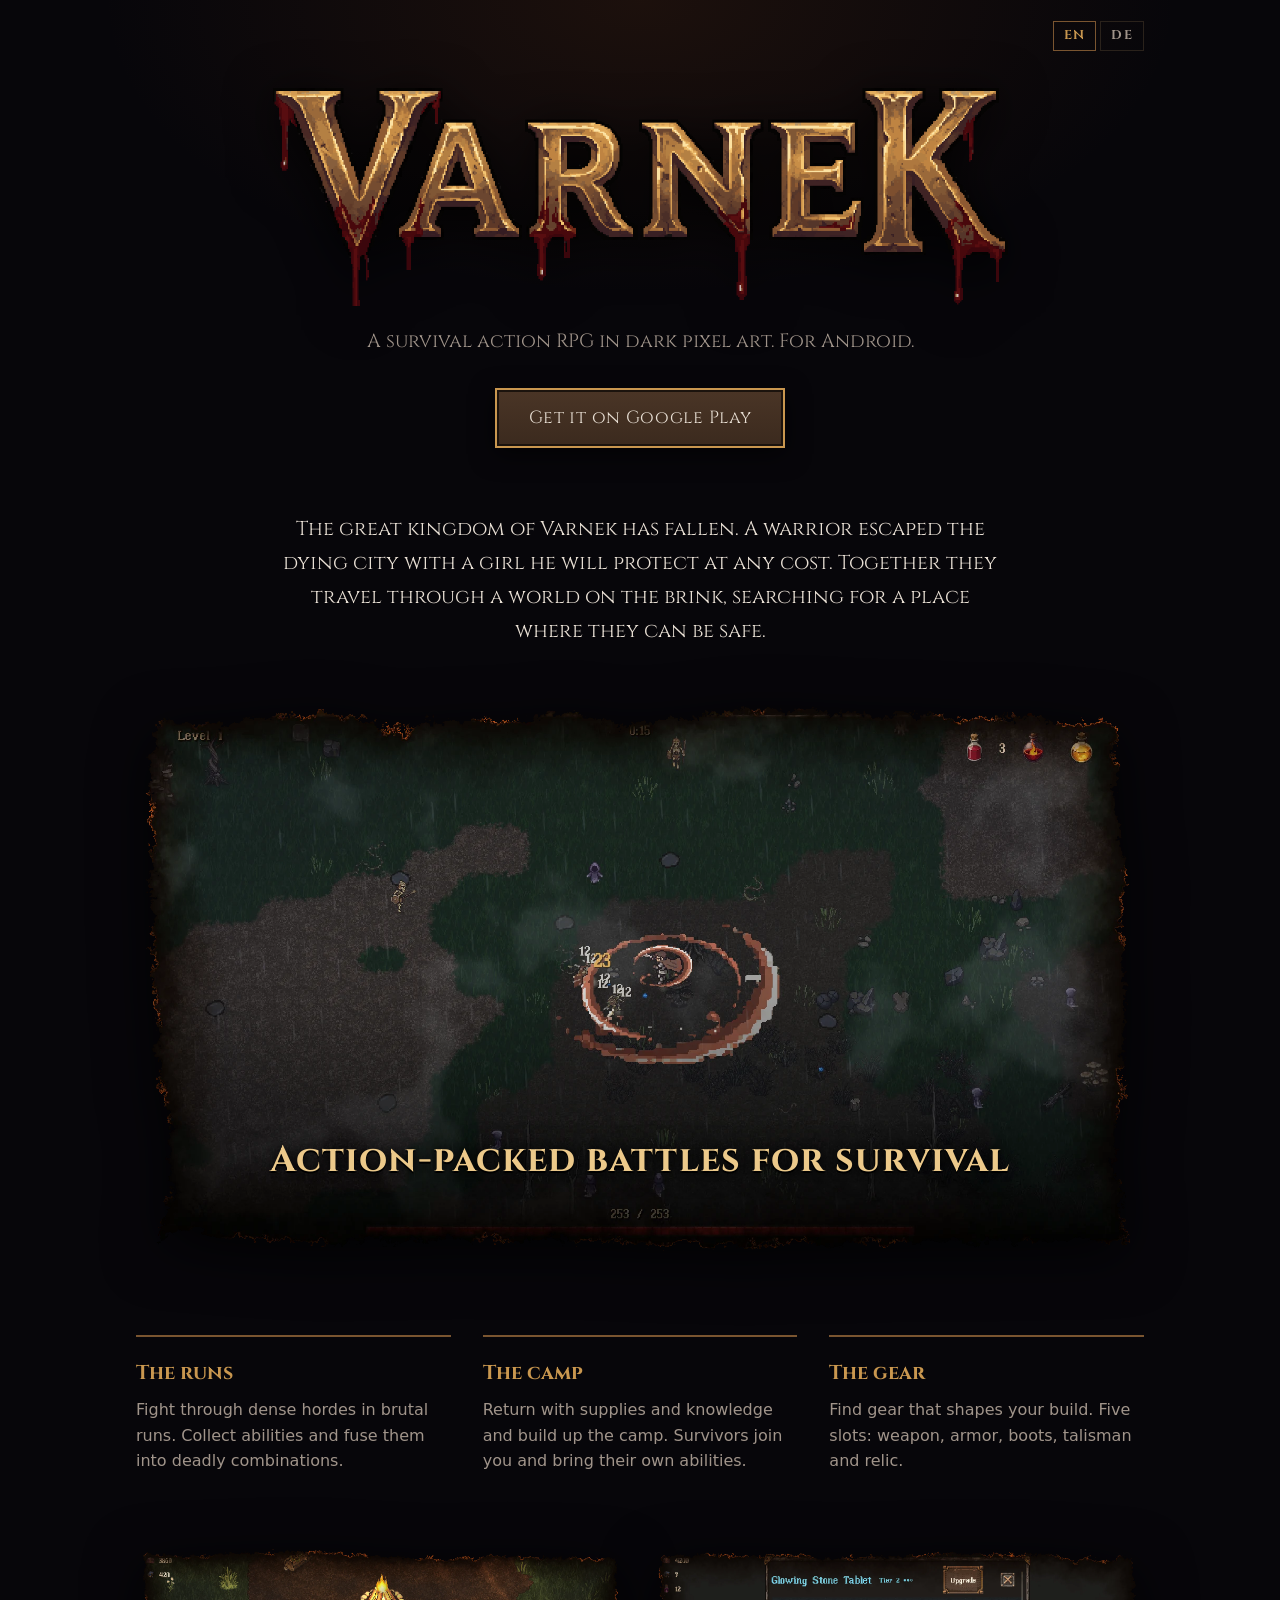
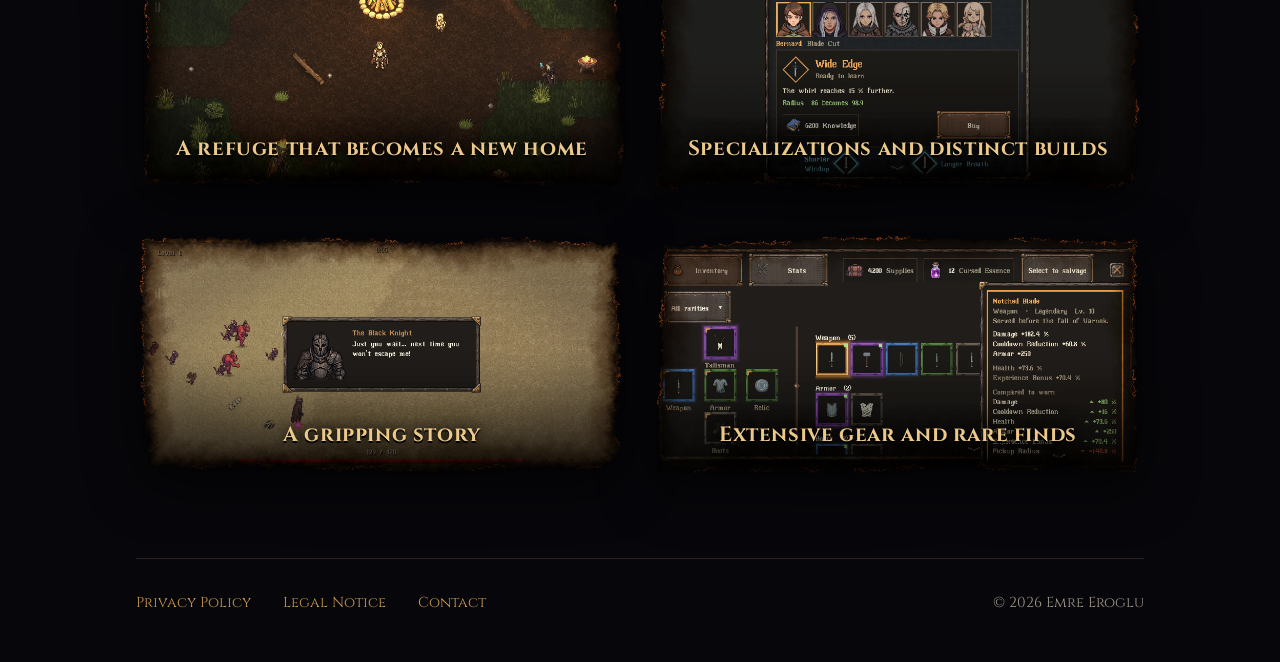
<file: index.html>
<!DOCTYPE html>
<html lang="en" class="lang-en">
<head>
<meta charset="utf-8">
<meta name="viewport" content="width=device-width, initial-scale=1">
<title>Varnek</title>
<script>(function(){var l=/[?&]lang=de(&|$)/.test(location.search)?'de':'en';var r=document.documentElement;r.className='js lang-'+l;r.lang=l;})();</script>
<meta name="description" content="Varnek, a survival action RPG in dark pixel art for Android.">
<meta name="theme-color" content="#07060a">
<link rel="icon" type="image/png" href="favicon.png">
<link rel="apple-touch-icon" href="apple-touch-icon.png">
<link rel="stylesheet" href="style.css">
<meta property="og:type" content="website">
<meta property="og:title" content="Varnek">
<meta property="og:description" content="A survival action RPG in dark pixel art for Android.">
<meta property="og:url" content="https://varnekrpg.github.io/">
<meta property="og:image" content="https://varnekrpg.github.io/varnek-banner.png">
<meta name="twitter:card" content="summary_large_image">
</head>
<body>
<div class="wrap">

  <nav class="topbar" aria-label="Language">
    <div class="langs">
      <button type="button" data-lang="en" aria-pressed="true">EN</button>
      <button type="button" data-lang="de" aria-pressed="false">DE</button>
    </div>
  </nav>

  <header class="hero">
    <h1><img src="varnek-title.png" width="1960" height="580" alt="Varnek"></h1>
    <p class="tagline">
      <span class="de">Ein Survival-Action-RPG in düsterer Pixelart. Für Android.</span>
      <span class="en">A survival action RPG in dark pixel art. For Android.</span>
    </p>
    <a class="play" href="https://play.google.com/store/apps/details?id=com.janks.varnek">
      <span class="de">Jetzt bei Google Play</span>
      <span class="en">Get it on Google Play</span>
    </a>
  </header>

  <section class="story">
    <p class="de">Das große Königreich Varnek ist gefallen. Aus der untergehenden Stadt konnte ein Krieger mit einem Mädchen fliehen, das er um jeden Preis beschützen will. Gemeinsam ziehen sie durch eine Welt am Abgrund, auf der Suche nach einem Ort, an dem sie sicher sein können.</p>
    <p class="en">The great kingdom of Varnek has fallen. A warrior escaped the dying city with a girl he will protect at any cost. Together they travel through a world on the brink, searching for a place where they can be safe.</p>
  </section>

  <figure class="wide">
    <a class="shot" href="shot-run.webp">
      <img src="shot-run.webp" width="1919" height="1079" alt="Bernard in the middle of a run" data-alt-en="Bernard in the middle of a run" data-alt-de="Bernard mitten im Lauf">
    </a>
    <figcaption><span class="en">Action-packed battles for survival</span><span class="de">Actionreiche Kämpfe ums Überleben</span></figcaption>
  </figure>

  <section class="pillars">
    <div class="pillar">
      <h2><span class="de">Die Läufe</span><span class="en">The runs</span></h2>
      <p class="de">Kämpfe dich durch dichte Horden in brutalen Läufen. Sammle Fähigkeiten und verschmelze sie zu tödlichen Kombinationen.</p>
      <p class="en">Fight through dense hordes in brutal runs. Collect abilities and fuse them into deadly combinations.</p>
    </div>
    <div class="pillar">
      <h2><span class="de">Das Lager</span><span class="en">The camp</span></h2>
      <p class="de">Kehre mit Vorräten und Wissen zurück und baue das Lager aus. Überlebende schließen sich an und bringen ihre eigenen Fähigkeiten mit.</p>
      <p class="en">Return with supplies and knowledge and build up the camp. Survivors join you and bring their own abilities.</p>
    </div>
    <div class="pillar">
      <h2><span class="de">Die Ausrüstung</span><span class="en">The gear</span></h2>
      <p class="de">Finde Ausrüstung, die deinen Build formt. Fünf Plätze: Waffe, Rüstung, Stiefel, Talisman und Relikt.</p>
      <p class="en">Find gear that shapes your build. Five slots: weapon, armor, boots, talisman and relic.</p>
    </div>
  </section>

  <section class="gallery">
    <figure>
      <a class="shot" href="shot-camp.webp">
        <img src="shot-camp.webp" width="1920" height="960" loading="lazy" alt="The camp" data-alt-en="The camp" data-alt-de="Das Lager">
      </a>
      <figcaption><span class="en">A refuge that becomes a new home</span><span class="de">Ein Rückzugsort, der zur neuen Heimat wird</span></figcaption>
    </figure>
    <figure>
      <a class="shot" href="shot-tablet.webp">
        <img src="shot-tablet.webp" width="1920" height="960" loading="lazy" alt="The Glowing Stone Tablet" data-alt-en="The Glowing Stone Tablet" data-alt-de="Die Leuchtende Steintafel">
      </a>
      <figcaption><span class="en">Specializations and distinct builds</span><span class="de">Spezialisierungen und unterschiedliche Builds</span></figcaption>
    </figure>
    <figure>
      <a class="shot" href="shot-rival.webp">
        <img src="shot-rival.webp" width="1920" height="960" loading="lazy" alt="The Black Knight" data-alt-en="The Black Knight" data-alt-de="Der Schwarze Ritter">
      </a>
      <figcaption><span class="en">A gripping story</span><span class="de">Eine packende Story</span></figcaption>
    </figure>
    <figure>
      <a class="shot" href="shot-inventory.webp">
        <img src="shot-inventory.webp" width="1920" height="960" loading="lazy" alt="The inventory" data-alt-en="The inventory" data-alt-de="Das Inventar">
      </a>
      <figcaption><span class="en">Extensive gear and rare finds</span><span class="de">Umfangreiche Ausrüstung und seltene Funde</span></figcaption>
    </figure>
  </section>

  <footer>
    <a href="datenschutz.html"><span class="de">Datenschutz</span><span class="en">Privacy Policy</span></a>
    <a href="impressum.html"><span class="de">Impressum</span><span class="en">Legal Notice</span></a>
    <a href="mailto:kroveone@gmail.com"><span class="de">Kontakt</span><span class="en">Contact</span></a>
    <span class="copy">&copy; 2026 Emre Eroglu</span>
  </footer>

</div>

<dialog id="viewer"><img alt=""></dialog>
<script src="site.js"></script>
</body>
</html>
</file>
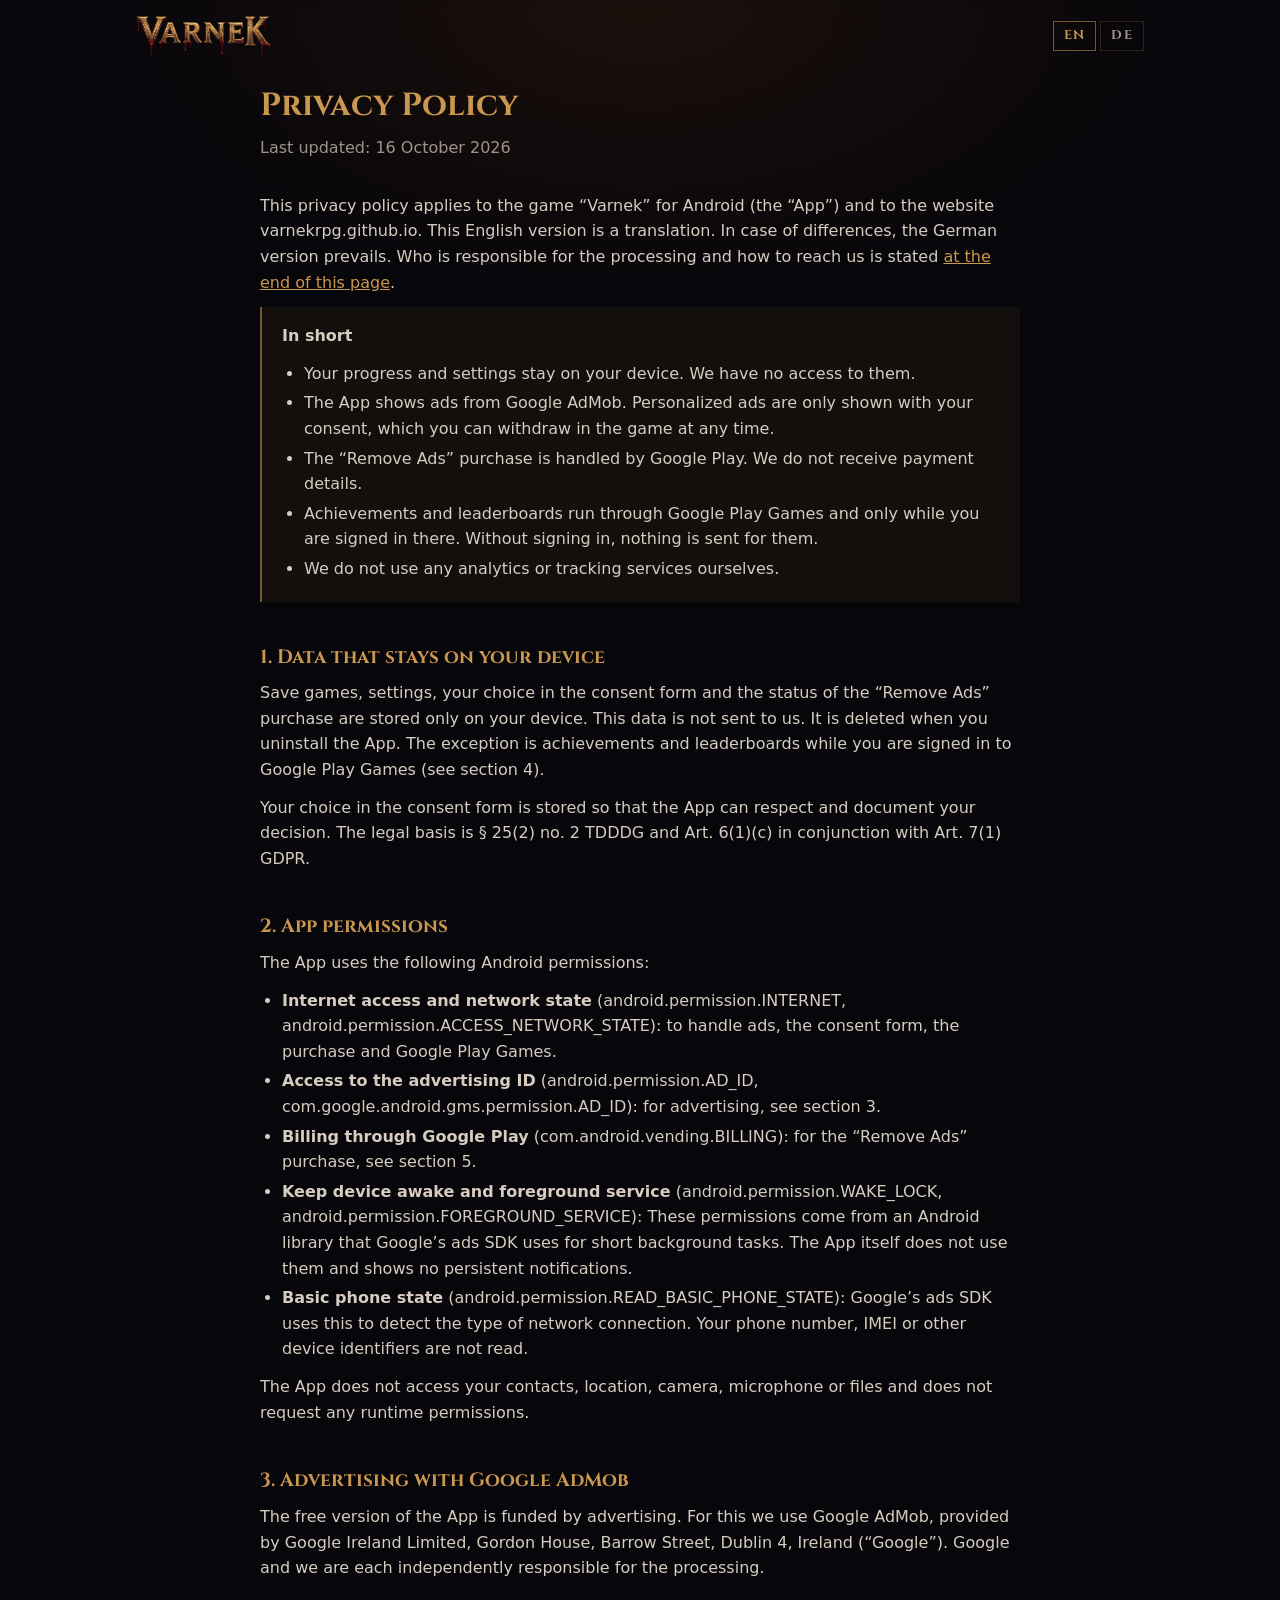
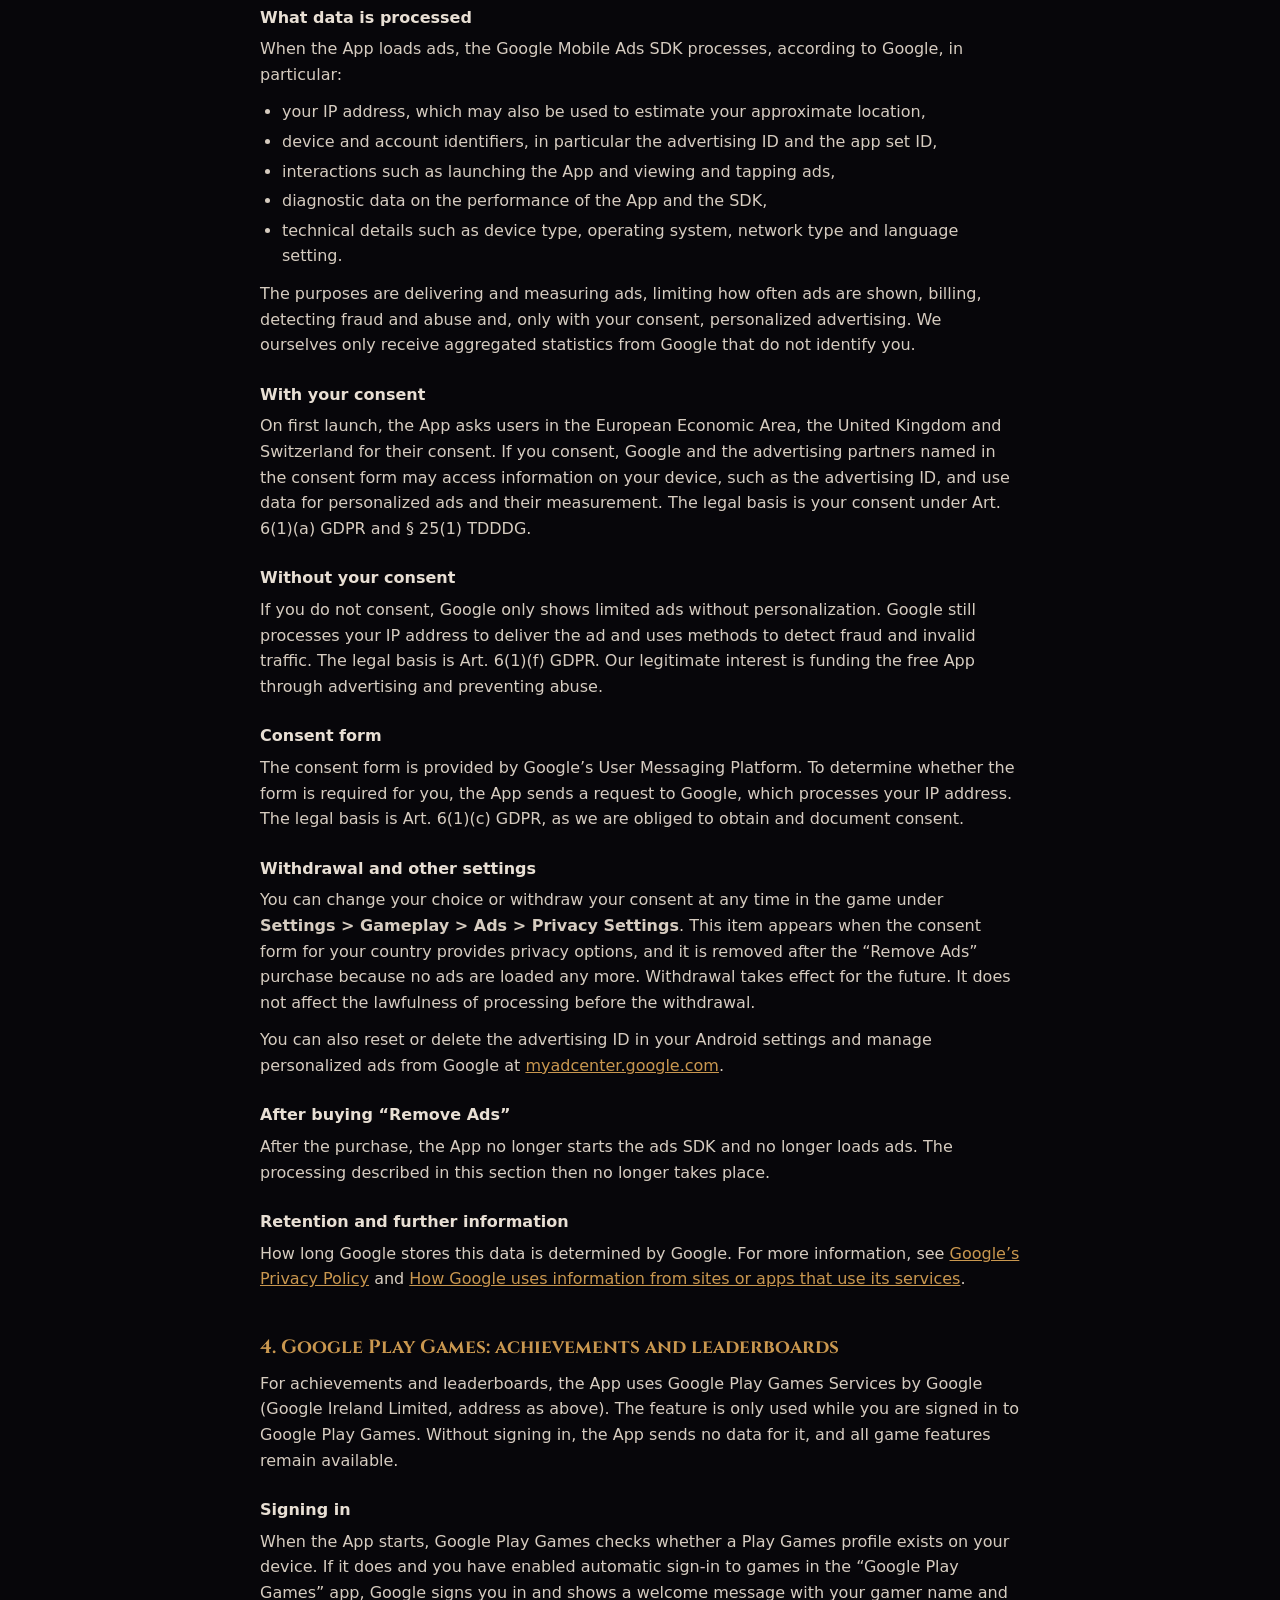
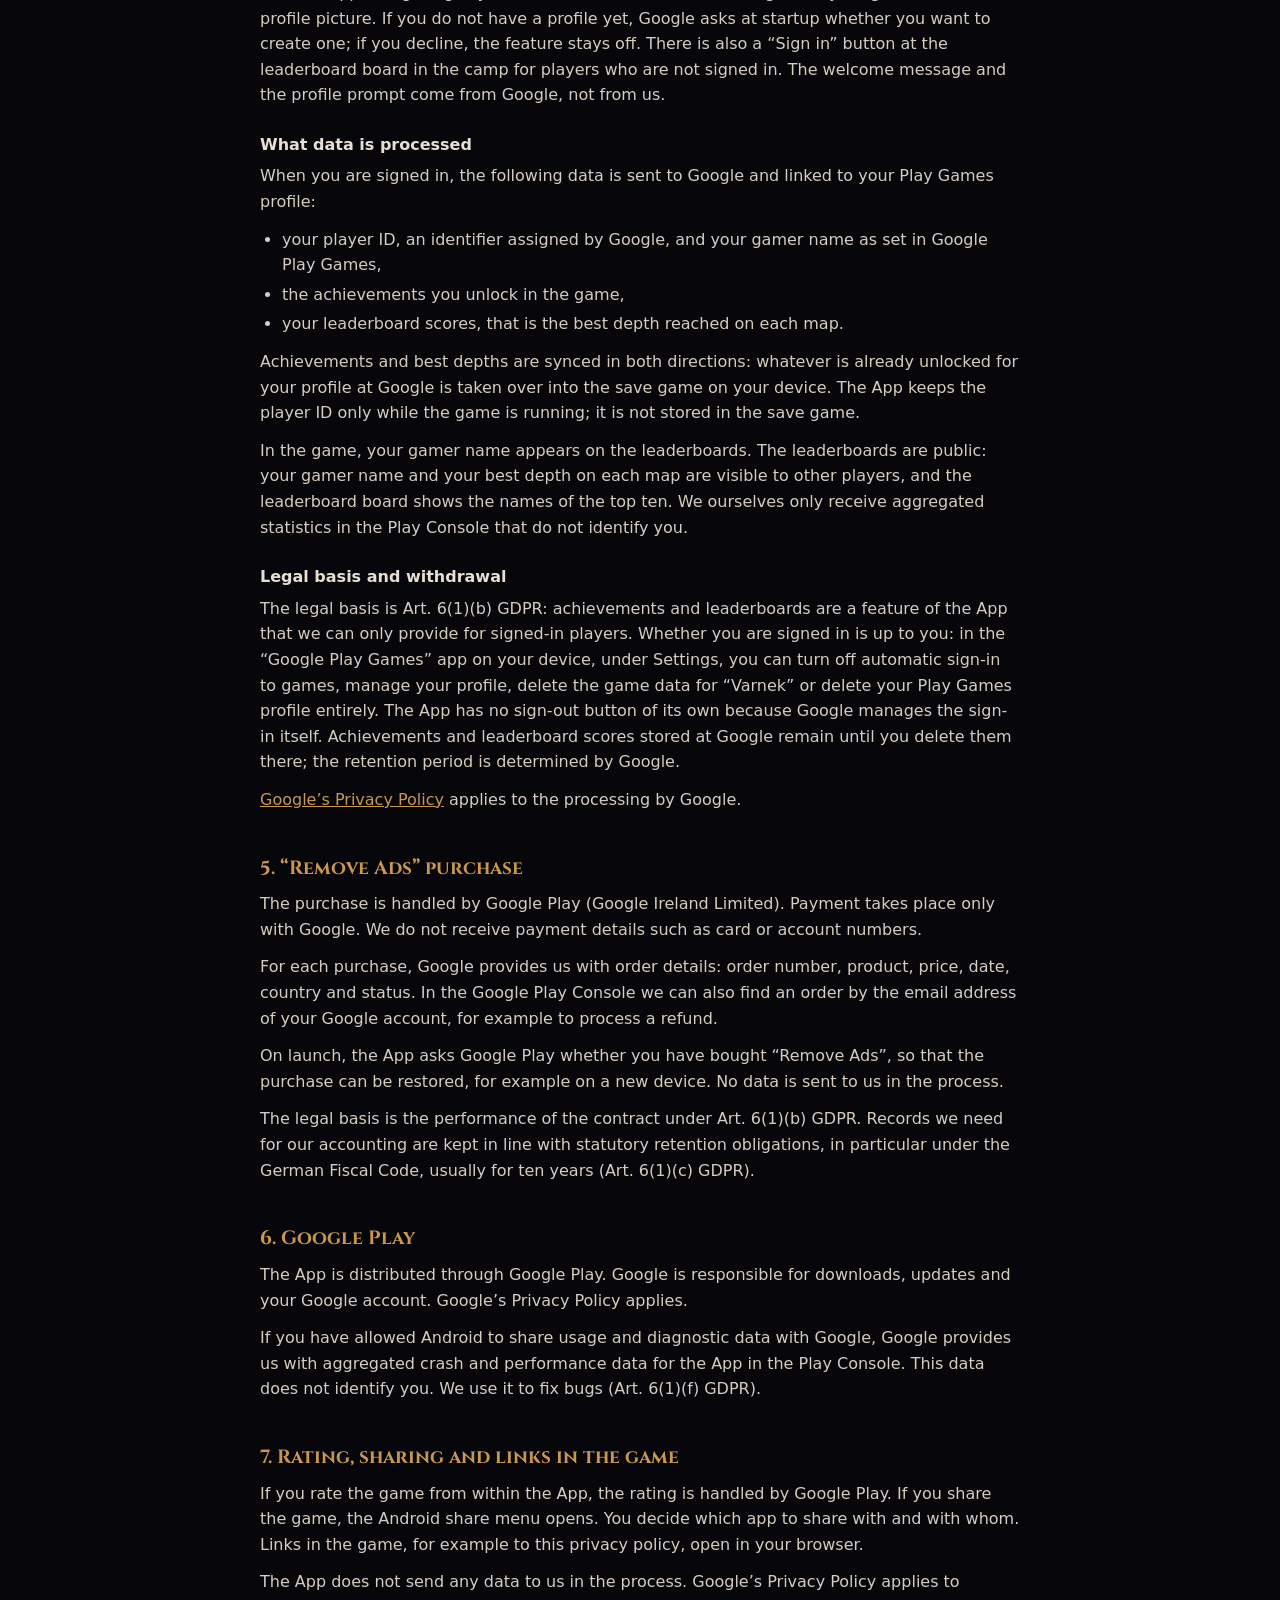
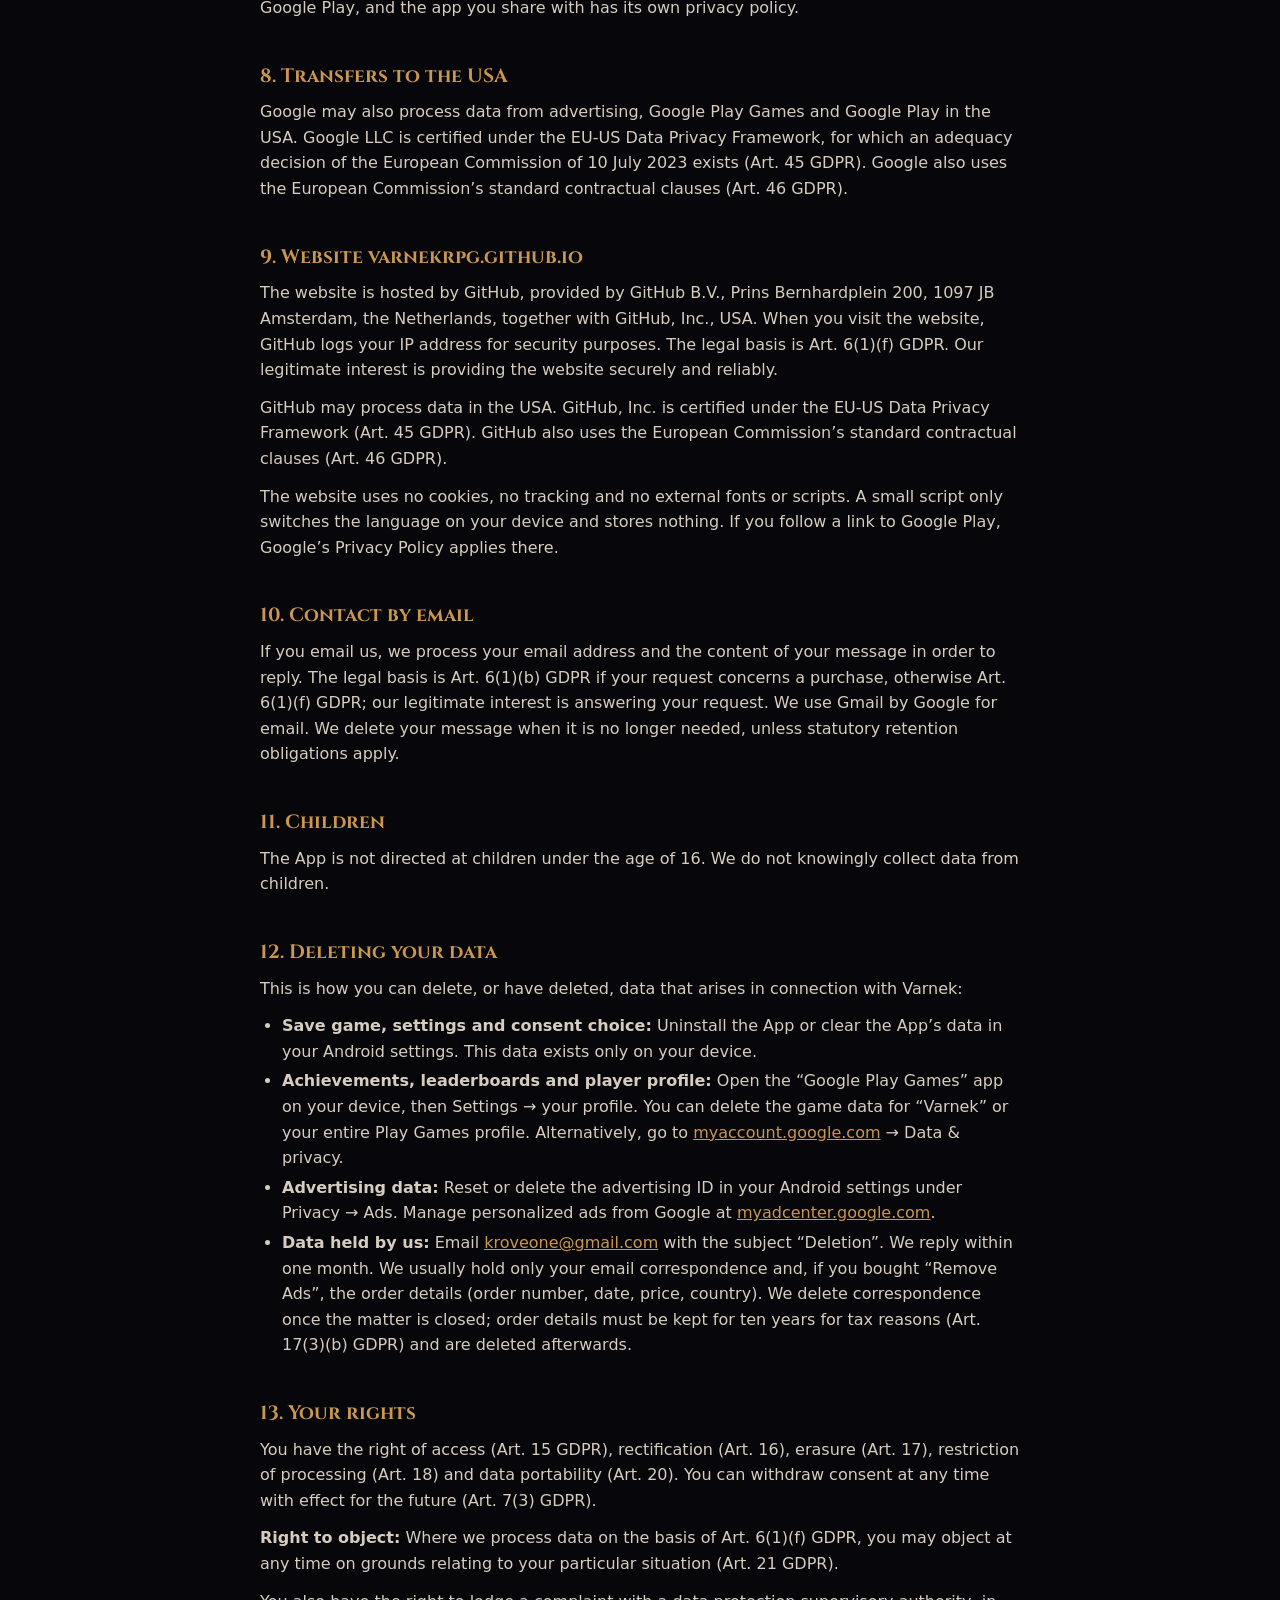
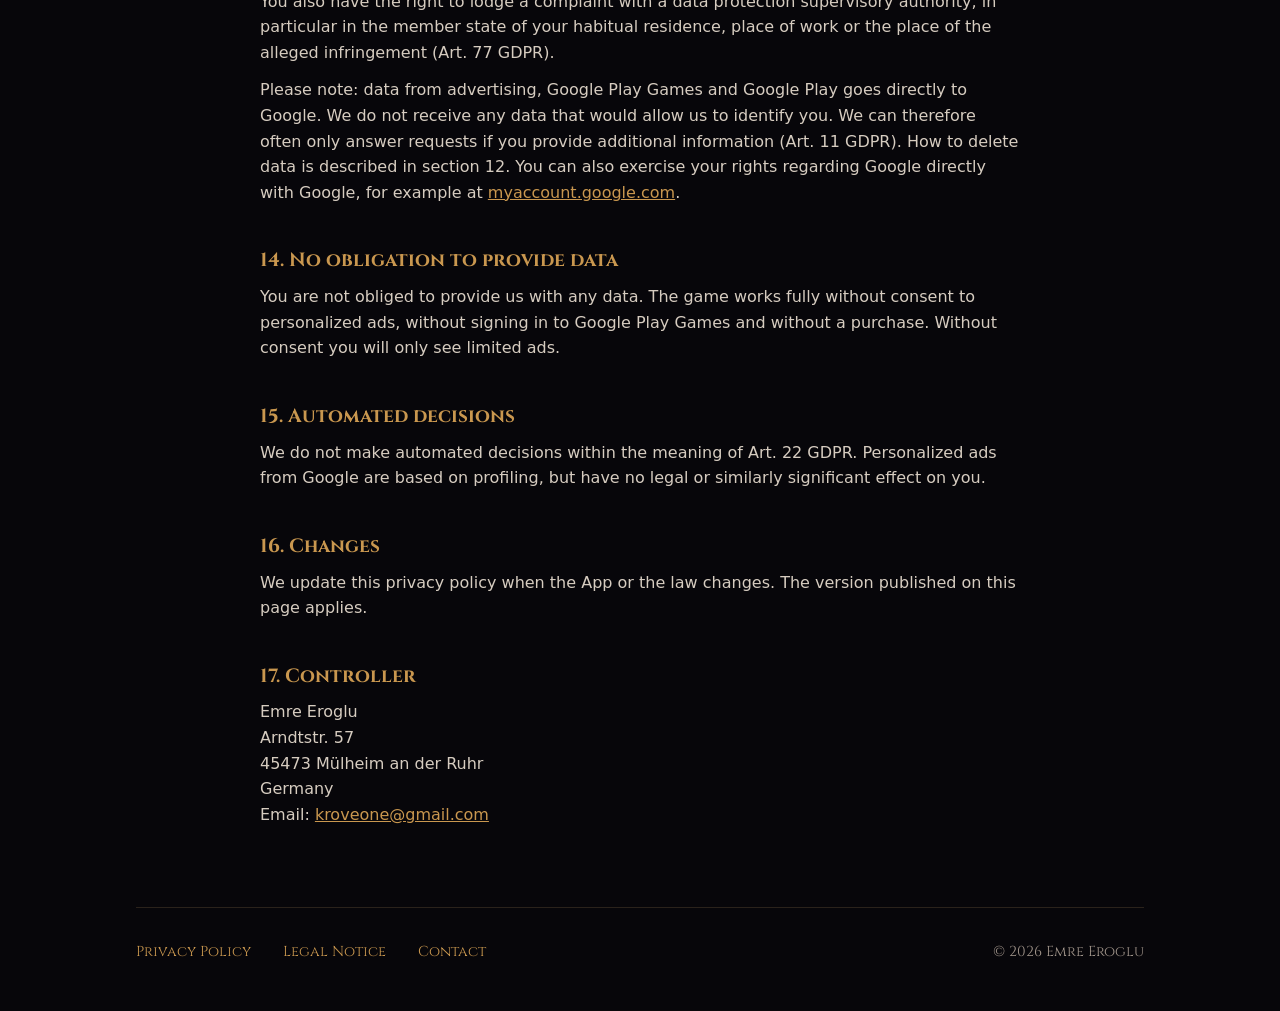
<file: datenschutz.html>
<!DOCTYPE html>
<html lang="en" class="lang-en">
<head>
<meta charset="utf-8">
<meta name="viewport" content="width=device-width, initial-scale=1">
<title>Privacy Policy / Datenschutz · Varnek</title>
<script>(function(){var l=/[?&]lang=de(&|$)/.test(location.search)?'de':'en';var r=document.documentElement;r.className='js lang-'+l;r.lang=l;})();</script>
<meta name="description" content="Privacy policy for the game Varnek and the website varnekrpg.github.io.">
<meta name="theme-color" content="#07060a">
<link rel="icon" type="image/png" href="favicon.png">
<link rel="apple-touch-icon" href="apple-touch-icon.png">
<link rel="stylesheet" href="style.css">
</head>
<body>
<div class="wrap">

  <nav class="topbar" aria-label="Navigation">
    <a class="home" href="./"><img src="varnek-title.png" width="1960" height="580" alt="Varnek"></a>
    <div class="langs">
      <button type="button" data-lang="en" aria-pressed="true">EN</button>
      <button type="button" data-lang="de" aria-pressed="false">DE</button>
    </div>
  </nav>

  <main class="legal">

<!-- ===================== DEUTSCH ===================== -->
<article class="de" lang="de">
  <h1>Datenschutzerklärung</h1>
  <p class="stand">Stand: 16. Oktober 2026</p>

  <p>Diese Datenschutzerklärung gilt für das Spiel „Varnek“ für Android (im Folgenden „die App“) und für die Website varnekrpg.github.io. Wer für die Datenverarbeitung verantwortlich ist und wie Sie uns erreichen, finden Sie <a href="#verantwortlicher">am Ende dieser Seite</a>.</p>

  <div class="summary">
    <p><strong>Kurz zusammengefasst</strong></p>
    <ul>
      <li>Spielstand und Einstellungen bleiben auf Ihrem Gerät. Wir haben keinen Zugriff darauf.</li>
      <li>Die App zeigt Werbung von Google AdMob. Personalisierte Werbung gibt es nur mit Ihrer Einwilligung, die Sie jederzeit im Spiel widerrufen können.</li>
      <li>Den Kauf „Werbung entfernen“ wickelt Google Play ab. Zahlungsdaten erhalten wir nicht.</li>
      <li>Erfolge und Bestenlisten laufen über Google Play Spiele und nur, wenn Sie dort angemeldet sind. Ohne Anmeldung wird dafür nichts übertragen.</li>
      <li>Wir selbst setzen keine Analyse- oder Tracking-Dienste ein.</li>
    </ul>
  </div>

  <h2>1. Daten, die auf Ihrem Gerät bleiben</h2>
  <p>Spielstände, Einstellungen, Ihre Auswahl in der Einwilligungsabfrage und der Status des Kaufs „Werbung entfernen“ werden nur auf Ihrem Gerät gespeichert. Diese Daten werden nicht an uns übertragen. Wenn Sie die App deinstallieren, werden sie gelöscht. Eine Ausnahme sind Erfolge und Bestenlisten, wenn Sie bei Google Play Spiele angemeldet sind (siehe Abschnitt 4).</p>
  <p>Ihre Auswahl in der Einwilligungsabfrage wird gespeichert, damit die App Ihre Entscheidung beachten und nachweisen kann. Rechtsgrundlage ist § 25 Abs. 2 Nr. 2 TDDDG sowie Art. 6 Abs. 1 lit. c in Verbindung mit Art. 7 Abs. 1 DSGVO.</p>

  <h2>2. Berechtigungen der App</h2>
  <p>Die App verwendet folgende Android-Berechtigungen:</p>
  <ul>
    <li><strong>Internetzugriff und Prüfung der Netzwerkverbindung</strong> (android.permission.INTERNET, android.permission.ACCESS_NETWORK_STATE): um Werbung, die Einwilligungsabfrage, den Kauf und Google Play Spiele abzuwickeln.</li>
    <li><strong>Zugriff auf die Werbe-ID</strong> (android.permission.AD_ID, com.google.android.gms.permission.AD_ID): für Werbung, siehe Abschnitt 3.</li>
    <li><strong>Abrechnung über Google Play</strong> (com.android.vending.BILLING): für den Kauf „Werbung entfernen“, siehe Abschnitt 5.</li>
    <li><strong>Gerät wach halten und Vordergrunddienst</strong> (android.permission.WAKE_LOCK, android.permission.FOREGROUND_SERVICE): Diese Berechtigungen bringt eine Android-Bibliothek mit, die das Werbe-SDK von Google für kurze Hintergrundaufgaben nutzt. Die App selbst verwendet sie nicht und zeigt keine dauerhaften Benachrichtigungen an.</li>
    <li><strong>Grundlegender Telefonstatus</strong> (android.permission.READ_BASIC_PHONE_STATE): Das Werbe-SDK von Google erkennt damit die Art der Netzwerkverbindung. Telefonnummer, IMEI oder andere Gerätekennungen werden dabei nicht ausgelesen.</li>
  </ul>
  <p>Die App greift nicht auf Kontakte, Standort, Kamera, Mikrofon oder Ihre Dateien zu und fragt keine Laufzeitberechtigungen ab.</p>

  <h2>3. Werbung mit Google AdMob</h2>
  <p>Die kostenlose Version der App finanziert sich über Werbung. Dafür nutzen wir Google AdMob. Anbieter ist die Google Ireland Limited, Gordon House, Barrow Street, Dublin 4, Irland („Google“). Google und wir sind dabei jeweils eigenständig für die Datenverarbeitung verantwortlich.</p>

  <h3>Welche Daten verarbeitet werden</h3>
  <p>Wenn die App Werbung lädt, verarbeitet das Google Mobile Ads SDK nach Angaben von Google insbesondere:</p>
  <ul>
    <li>Ihre IP-Adresse, die auch zur Schätzung Ihres ungefähren Standorts dienen kann,</li>
    <li>Geräte- und Kontokennungen, insbesondere die Werbe-ID und die App-Set-ID,</li>
    <li>Interaktionen wie den Start der App sowie das Anzeigen und Antippen von Werbung,</li>
    <li>Diagnosedaten zur Leistung der App und des SDK,</li>
    <li>technische Angaben wie Gerätetyp, Betriebssystem, Netzwerkart und Spracheinstellung.</li>
  </ul>
  <p>Zwecke sind das Ausliefern und Messen von Werbung, das Begrenzen der Häufigkeit von Anzeigen, die Abrechnung, das Erkennen von Betrug und Missbrauch sowie, nur mit Ihrer Einwilligung, personalisierte Werbung. Wir selbst erhalten von Google nur zusammengefasste Statistiken ohne Personenbezug.</p>

  <h3>Mit Ihrer Einwilligung</h3>
  <p>Beim ersten Start fragt die App Nutzer im Europäischen Wirtschaftsraum, im Vereinigten Königreich und in der Schweiz nach ihrer Einwilligung. Wenn Sie einwilligen, dürfen Google und die in der Abfrage genannten Werbepartner auf Informationen auf Ihrem Gerät zugreifen, zum Beispiel auf die Werbe-ID, und Daten für personalisierte Werbung und deren Messung verwenden. Rechtsgrundlage ist Ihre Einwilligung nach Art. 6 Abs. 1 lit. a DSGVO und § 25 Abs. 1 TDDDG.</p>

  <h3>Ohne Ihre Einwilligung</h3>
  <p>Wenn Sie nicht einwilligen, zeigt Google nur eingeschränkte Werbung ohne Personalisierung. Dabei verarbeitet Google weiterhin Ihre IP-Adresse, um die Anzeige auszuliefern, und setzt Verfahren zur Erkennung von Betrug und ungültigen Zugriffen ein. Rechtsgrundlage ist Art. 6 Abs. 1 lit. f DSGVO. Unser berechtigtes Interesse liegt darin, die kostenlose App über Werbung zu finanzieren und Missbrauch zu verhindern.</p>

  <h3>Einwilligungsabfrage</h3>
  <p>Die Abfrage stellt die User Messaging Platform von Google bereit. Um festzustellen, ob die Abfrage für Sie nötig ist, sendet die App eine Anfrage an Google. Dabei wird Ihre IP-Adresse verarbeitet. Rechtsgrundlage ist Art. 6 Abs. 1 lit. c DSGVO, da wir verpflichtet sind, Einwilligungen einzuholen und nachzuweisen.</p>

  <h3>Widerruf und weitere Einstellungen</h3>
  <p>Sie können Ihre Auswahl jederzeit im Spiel unter <strong>Einstellungen &gt; Spiel &gt; Werbung &gt; Datenschutz-Einstellungen</strong> ändern oder Ihre Einwilligung widerrufen. Der Punkt erscheint, wenn die Einwilligungsabfrage für Ihr Land Datenschutzoptionen vorsieht, und entfällt nach dem Kauf „Werbung entfernen“, weil dann keine Werbung mehr geladen wird. Der Widerruf gilt für die Zukunft. Die Rechtmäßigkeit der bis dahin erfolgten Verarbeitung bleibt unberührt.</p>
  <p>Außerdem können Sie die Werbe-ID in den Android-Einstellungen zurücksetzen oder löschen und personalisierte Werbung von Google unter <a href="https://myadcenter.google.com">myadcenter.google.com</a> verwalten.</p>

  <h3>Nach dem Kauf „Werbung entfernen“</h3>
  <p>Nach dem Kauf startet die App das Werbe-SDK nicht mehr und lädt keine Werbung mehr. Dann findet auch keine Datenverarbeitung nach diesem Abschnitt mehr statt.</p>

  <h3>Speicherdauer und weitere Informationen</h3>
  <p>Wie lange Google diese Daten speichert, richtet sich nach den Vorgaben von Google. Weitere Informationen finden Sie in der <a href="https://policies.google.com/privacy">Datenschutzerklärung von Google</a> und unter <a href="https://policies.google.com/technologies/partner-sites">Wie Google Daten von Websites und Apps von Partnern verwendet</a>.</p>

  <h2>4. Google Play Spiele: Erfolge und Bestenlisten</h2>
  <p>Für Erfolge und Bestenlisten nutzt die App die Google Play Spiele-Dienste von Google (Google Ireland Limited, Anschrift wie oben). Die Funktion wird nur genutzt, wenn Sie bei Google Play Spiele angemeldet sind. Ohne Anmeldung übermittelt die App dafür keine Daten, und alle Spielfunktionen stehen trotzdem zur Verfügung.</p>
  <h3>Anmeldung</h3>
  <p>Beim Start der App prüft Google Play Spiele, ob auf Ihrem Gerät ein Play Spiele-Profil besteht. Ist das der Fall und haben Sie in der App „Google Play Spiele“ die automatische Anmeldung in Spielen eingeschaltet, meldet Google Sie an und blendet eine Begrüßung mit Ihrem Spielernamen und Profilbild ein. Haben Sie noch kein Profil, fragt Google beim Start, ob Sie eines anlegen möchten; lehnen Sie ab, bleibt die Funktion aus. Außerdem gibt es im Spiel an der Bestenlisten-Tafel im Lager einen Knopf „Anmelden“ für Spieler, die nicht angemeldet sind. Die Begrüßung und die Profilabfrage stammen von Google, nicht von uns.</p>

  <h3>Welche Daten verarbeitet werden</h3>
  <p>Wenn Sie angemeldet sind, werden folgende Daten an Google übermittelt und mit Ihrem Play Spiele-Profil verknüpft:</p>
  <ul>
    <li>Ihre Spieler-ID, eine von Google vergebene Kennung, und Ihr Spielername, wie Sie ihn in Google Play Spiele festgelegt haben,</li>
    <li>die Erfolge, die Sie im Spiel freischalten,</li>
    <li>Ihre Bestenlistenwerte, das heißt die beste erreichte Tiefe je Karte.</li>
  </ul>
  <p>Erfolge und beste Tiefen werden in beide Richtungen abgeglichen: Was bei Google für Ihr Profil schon freigeschaltet ist, übernimmt die App in den Spielstand auf dem Gerät. Die Spieler-ID hält die App nur, solange das Spiel läuft; sie wird nicht im Spielstand gespeichert.</p>
  <p>Im Spiel erscheint Ihr Spielername in den Bestenlisten. Die Bestenlisten sind öffentlich: Ihr Spielername und Ihre beste Tiefe je Karte sind für andere Spielerinnen und Spieler sichtbar, und die Bestenlisten-Tafel zeigt die Namen der zehn Besten. Wir selbst erhalten über die Play Console nur zusammengefasste Statistiken ohne Personenbezug.</p>

  <h3>Rechtsgrundlage und Widerruf</h3>
  <p>Rechtsgrundlage ist Art. 6 Abs. 1 lit. b DSGVO: Erfolge und Bestenlisten sind eine Funktion der App, die wir nur für angemeldete Spieler bereitstellen können. Ob Sie angemeldet sind, bestimmen Sie: In der App „Google Play Spiele“ auf Ihrem Gerät können Sie unter Einstellungen die automatische Anmeldung in Spielen ausschalten, Ihr Profil verwalten, die Spieldaten zu „Varnek“ löschen oder Ihr Play Spiele-Profil insgesamt löschen. Einen eigenen Abmelde-Knopf hat die App nicht, weil Google die Anmeldung selbst verwaltet. Die bei Google gespeicherten Erfolge und Bestenlistenwerte bleiben erhalten, bis Sie sie dort löschen; die Speicherdauer richtet sich nach den Vorgaben von Google.</p>
  <p>Für die Verarbeitung durch Google gilt die <a href="https://policies.google.com/privacy">Datenschutzerklärung von Google</a>.</p>

  <h2>5. Kauf „Werbung entfernen“</h2>
  <p>Den Kauf wickelt Google Play ab (Google Ireland Limited). Die Zahlung erfolgt ausschließlich bei Google. Zahlungsdaten wie Karten- oder Kontonummern erhalten wir nicht.</p>
  <p>Google stellt uns zu jedem Kauf Angaben zur Bestellung bereit: Bestellnummer, Produkt, Preis, Datum, Land und Status. In der Google Play Console können wir eine Bestellung außerdem anhand der E-Mail-Adresse Ihres Google-Kontos finden, zum Beispiel um eine Erstattung zu bearbeiten.</p>
  <p>Beim Start fragt die App bei Google Play ab, ob Sie „Werbung entfernen“ gekauft haben, damit der Kauf zum Beispiel auf einem neuen Gerät wiederhergestellt wird. Dabei werden keine Daten an uns übertragen.</p>
  <p>Rechtsgrundlage ist die Erfüllung des Vertrags nach Art. 6 Abs. 1 lit. b DSGVO. Angaben, die wir für unsere Buchhaltung benötigen, bewahren wir nach den gesetzlichen Aufbewahrungspflichten auf, insbesondere nach der Abgabenordnung, in der Regel zehn Jahre (Art. 6 Abs. 1 lit. c DSGVO).</p>

  <h2>6. Google Play</h2>
  <p>Die App wird über Google Play vertrieben. Für Download, Updates und Ihr Google-Konto ist Google verantwortlich. Es gilt die Datenschutzerklärung von Google.</p>
  <p>Wenn Sie in Android der Weitergabe von Nutzungs- und Diagnosedaten an Google zugestimmt haben, stellt uns Google in der Play Console zusammengefasste Daten zu Abstürzen und zur Leistung der App bereit. Diese Daten lassen keinen Rückschluss auf Ihre Person zu. Wir nutzen sie, um Fehler zu beheben (Art. 6 Abs. 1 lit. f DSGVO).</p>

  <h2>7. Bewerten, Teilen und Links im Spiel</h2>
  <p>Wenn Sie das Spiel aus der App heraus bewerten, läuft die Bewertung über Google Play. Wenn Sie das Spiel teilen, öffnet sich das Teilen-Menü von Android. Sie entscheiden selbst, mit welcher App und mit wem Sie teilen. Links aus dem Spiel, etwa zu dieser Datenschutzerklärung, öffnen sich in Ihrem Browser.</p>
  <p>Die App übermittelt dabei keine Daten an uns. Für Google Play gilt die Datenschutzerklärung von Google, für die App, mit der Sie teilen, deren eigene Datenschutzerklärung.</p>

  <h2>8. Übermittlung in die USA</h2>
  <p>Google kann Daten aus Werbung, Google Play Spiele und Google Play auch in den USA verarbeiten. Die Google LLC ist nach dem EU-US Data Privacy Framework zertifiziert, für das ein Angemessenheitsbeschluss der Europäischen Kommission vom 10. Juli 2023 besteht (Art. 45 DSGVO). Zusätzlich verwendet Google Standardvertragsklauseln der Europäischen Kommission (Art. 46 DSGVO).</p>

  <h2>9. Website varnekrpg.github.io</h2>
  <p>Die Website wird bei GitHub gehostet. Anbieter ist die GitHub B.V., Prins Bernhardplein 200, 1097 JB Amsterdam, Niederlande, zusammen mit der GitHub, Inc., USA. Beim Besuch der Website protokolliert GitHub Ihre IP-Adresse aus Sicherheitsgründen. Rechtsgrundlage ist Art. 6 Abs. 1 lit. f DSGVO. Unser berechtigtes Interesse liegt in einer sicheren und zuverlässigen Bereitstellung der Website.</p>
  <p>GitHub kann Daten in den USA verarbeiten. Die GitHub, Inc. ist nach dem EU-US Data Privacy Framework zertifiziert (Art. 45 DSGVO). Zusätzlich verwendet GitHub Standardvertragsklauseln der Europäischen Kommission (Art. 46 DSGVO).</p>
  <p>Die Website verwendet keine Cookies, kein Tracking und keine externen Schriften oder Skripte. Ein kleines Skript wechselt nur die Sprache auf Ihrem Gerät und speichert dabei nichts. Wenn Sie einem Link zu Google Play folgen, gilt dort die Datenschutzerklärung von Google.</p>

  <h2>10. Kontakt per E-Mail</h2>
  <p>Wenn Sie uns eine E-Mail schreiben, verarbeiten wir Ihre E-Mail-Adresse und den Inhalt Ihrer Nachricht, um Ihnen zu antworten. Rechtsgrundlage ist Art. 6 Abs. 1 lit. b DSGVO, wenn Ihre Anfrage einen Kauf betrifft, sonst Art. 6 Abs. 1 lit. f DSGVO; unser berechtigtes Interesse liegt darin, Ihre Anfrage zu beantworten. Für E-Mails nutzen wir Gmail von Google. Wir löschen Ihre Nachricht, wenn sie nicht mehr benötigt wird, sofern keine gesetzlichen Aufbewahrungspflichten bestehen.</p>

  <h2>11. Kinder</h2>
  <p>Die App richtet sich nicht an Kinder unter 16 Jahren. Wir erheben wissentlich keine Daten von Kindern.</p>

  <h2 id="loeschen">12. Daten löschen</h2>
  <p>So können Sie Daten, die im Zusammenhang mit Varnek anfallen, löschen oder löschen lassen:</p>
  <ul>
    <li><strong>Spielstand, Einstellungen und Einwilligungsauswahl:</strong> Deinstallieren Sie die App oder löschen Sie in den Android-Einstellungen die App-Daten. Diese Daten liegen nur auf Ihrem Gerät.</li>
    <li><strong>Erfolge, Bestenlisten und Spielerprofil:</strong> Öffnen Sie die App „Google Play Spiele“ auf Ihrem Gerät, dort Einstellungen → Ihr Profil. Sie können die Spieldaten zu „Varnek“ oder Ihr gesamtes Play Spiele-Profil löschen. Alternativ unter <a href="https://myaccount.google.com">myaccount.google.com</a> → Daten und Datenschutz.</li>
    <li><strong>Werbedaten:</strong> Setzen Sie in den Android-Einstellungen unter Datenschutz → Werbung die Werbe-ID zurück oder löschen Sie sie. Personalisierte Werbung von Google verwalten Sie unter <a href="https://myadcenter.google.com">myadcenter.google.com</a>.</li>
    <li><strong>Daten bei uns:</strong> Schreiben Sie eine E-Mail an <a href="mailto:kroveone@gmail.com">kroveone@gmail.com</a> mit dem Betreff „Löschung“. Wir antworten innerhalb eines Monats. Bei uns liegen in der Regel nur Ihre E-Mail-Korrespondenz und, falls Sie „Werbung entfernen“ gekauft haben, die Bestelldaten (Bestellnummer, Datum, Preis, Land). Korrespondenz löschen wir nach Erledigung; Bestelldaten müssen wir aus steuerrechtlichen Gründen zehn Jahre aufbewahren (Art. 17 Abs. 3 lit. b DSGVO) und löschen sie danach.</li>
  </ul>

  <h2>13. Ihre Rechte</h2>
  <p>Sie haben das Recht auf Auskunft (Art. 15 DSGVO), Berichtigung (Art. 16), Löschung (Art. 17), Einschränkung der Verarbeitung (Art. 18) und Datenübertragbarkeit (Art. 20). Eine erteilte Einwilligung können Sie jederzeit mit Wirkung für die Zukunft widerrufen (Art. 7 Abs. 3 DSGVO).</p>
  <p><strong>Widerspruchsrecht:</strong> Soweit wir Daten auf Grundlage von Art. 6 Abs. 1 lit. f DSGVO verarbeiten, können Sie aus Gründen, die sich aus Ihrer besonderen Situation ergeben, jederzeit widersprechen (Art. 21 DSGVO).</p>
  <p>Sie haben außerdem das Recht, sich bei einer Datenschutz-Aufsichtsbehörde zu beschweren, insbesondere in dem Mitgliedstaat Ihres Aufenthaltsorts, Ihres Arbeitsplatzes oder des mutmaßlichen Verstoßes (Art. 77 DSGVO).</p>
  <p>Bitte beachten Sie: Die Daten aus Werbung, Google Play Spiele und Google Play gehen direkt an Google. Wir selbst erhalten keine Daten, mit denen wir Sie identifizieren könnten. Anfragen können wir deshalb oft nur beantworten, wenn Sie uns zusätzliche Angaben machen (Art. 11 DSGVO). Wie Sie Daten löschen, steht in Abschnitt 12. Ihre Rechte gegenüber Google können Sie auch direkt bei Google geltend machen, zum Beispiel über <a href="https://myaccount.google.com">myaccount.google.com</a>.</p>

  <h2>14. Pflicht zur Bereitstellung</h2>
  <p>Sie sind nicht verpflichtet, uns Daten bereitzustellen. Das Spiel funktioniert vollständig ohne Einwilligung in personalisierte Werbung, ohne Anmeldung bei Google Play Spiele und ohne Kauf. Ohne Einwilligung sehen Sie nur eingeschränkte Werbung.</p>

  <h2>15. Automatisierte Entscheidungen</h2>
  <p>Wir treffen keine automatisierten Entscheidungen im Sinne von Art. 22 DSGVO. Personalisierte Werbung von Google beruht auf Profilbildung, hat aber keine rechtliche oder ähnlich erhebliche Wirkung für Sie.</p>

  <h2>16. Änderungen</h2>
  <p>Wir passen diese Datenschutzerklärung an, wenn sich die App oder die Rechtslage ändert. Es gilt die jeweils auf dieser Seite veröffentlichte Fassung.</p>

  <h2 id="verantwortlicher">17. Verantwortlicher</h2>
  <address>
    Emre Eroglu<br>
    Arndtstr. 57<br>
    45473 Mülheim an der Ruhr<br>
    Deutschland<br>
    E-Mail: <a href="mailto:kroveone@gmail.com">kroveone@gmail.com</a>
  </address>
</article>

<!-- ===================== ENGLISH ===================== -->
<article class="en" lang="en">
  <h1>Privacy Policy</h1>
  <p class="stand">Last updated: 16 October 2026</p>

  <p>This privacy policy applies to the game “Varnek” for Android (the “App”) and to the website varnekrpg.github.io. This English version is a translation. In case of differences, the German version prevails. Who is responsible for the processing and how to reach us is stated <a href="#controller">at the end of this page</a>.</p>

  <div class="summary">
    <p><strong>In short</strong></p>
    <ul>
      <li>Your progress and settings stay on your device. We have no access to them.</li>
      <li>The App shows ads from Google AdMob. Personalized ads are only shown with your consent, which you can withdraw in the game at any time.</li>
      <li>The “Remove Ads” purchase is handled by Google Play. We do not receive payment details.</li>
      <li>Achievements and leaderboards run through Google Play Games and only while you are signed in there. Without signing in, nothing is sent for them.</li>
      <li>We do not use any analytics or tracking services ourselves.</li>
    </ul>
  </div>

  <h2>1. Data that stays on your device</h2>
  <p>Save games, settings, your choice in the consent form and the status of the “Remove Ads” purchase are stored only on your device. This data is not sent to us. It is deleted when you uninstall the App. The exception is achievements and leaderboards while you are signed in to Google Play Games (see section 4).</p>
  <p>Your choice in the consent form is stored so that the App can respect and document your decision. The legal basis is § 25(2) no. 2 TDDDG and Art. 6(1)(c) in conjunction with Art. 7(1) GDPR.</p>

  <h2>2. App permissions</h2>
  <p>The App uses the following Android permissions:</p>
  <ul>
    <li><strong>Internet access and network state</strong> (android.permission.INTERNET, android.permission.ACCESS_NETWORK_STATE): to handle ads, the consent form, the purchase and Google Play Games.</li>
    <li><strong>Access to the advertising ID</strong> (android.permission.AD_ID, com.google.android.gms.permission.AD_ID): for advertising, see section 3.</li>
    <li><strong>Billing through Google Play</strong> (com.android.vending.BILLING): for the “Remove Ads” purchase, see section 5.</li>
    <li><strong>Keep device awake and foreground service</strong> (android.permission.WAKE_LOCK, android.permission.FOREGROUND_SERVICE): These permissions come from an Android library that Google’s ads SDK uses for short background tasks. The App itself does not use them and shows no persistent notifications.</li>
    <li><strong>Basic phone state</strong> (android.permission.READ_BASIC_PHONE_STATE): Google’s ads SDK uses this to detect the type of network connection. Your phone number, IMEI or other device identifiers are not read.</li>
  </ul>
  <p>The App does not access your contacts, location, camera, microphone or files and does not request any runtime permissions.</p>

  <h2>3. Advertising with Google AdMob</h2>
  <p>The free version of the App is funded by advertising. For this we use Google AdMob, provided by Google Ireland Limited, Gordon House, Barrow Street, Dublin 4, Ireland (“Google”). Google and we are each independently responsible for the processing.</p>

  <h3>What data is processed</h3>
  <p>When the App loads ads, the Google Mobile Ads SDK processes, according to Google, in particular:</p>
  <ul>
    <li>your IP address, which may also be used to estimate your approximate location,</li>
    <li>device and account identifiers, in particular the advertising ID and the app set ID,</li>
    <li>interactions such as launching the App and viewing and tapping ads,</li>
    <li>diagnostic data on the performance of the App and the SDK,</li>
    <li>technical details such as device type, operating system, network type and language setting.</li>
  </ul>
  <p>The purposes are delivering and measuring ads, limiting how often ads are shown, billing, detecting fraud and abuse and, only with your consent, personalized advertising. We ourselves only receive aggregated statistics from Google that do not identify you.</p>

  <h3>With your consent</h3>
  <p>On first launch, the App asks users in the European Economic Area, the United Kingdom and Switzerland for their consent. If you consent, Google and the advertising partners named in the consent form may access information on your device, such as the advertising ID, and use data for personalized ads and their measurement. The legal basis is your consent under Art. 6(1)(a) GDPR and § 25(1) TDDDG.</p>

  <h3>Without your consent</h3>
  <p>If you do not consent, Google only shows limited ads without personalization. Google still processes your IP address to deliver the ad and uses methods to detect fraud and invalid traffic. The legal basis is Art. 6(1)(f) GDPR. Our legitimate interest is funding the free App through advertising and preventing abuse.</p>

  <h3>Consent form</h3>
  <p>The consent form is provided by Google’s User Messaging Platform. To determine whether the form is required for you, the App sends a request to Google, which processes your IP address. The legal basis is Art. 6(1)(c) GDPR, as we are obliged to obtain and document consent.</p>

  <h3>Withdrawal and other settings</h3>
  <p>You can change your choice or withdraw your consent at any time in the game under <strong>Settings &gt; Gameplay &gt; Ads &gt; Privacy Settings</strong>. This item appears when the consent form for your country provides privacy options, and it is removed after the “Remove Ads” purchase because no ads are loaded any more. Withdrawal takes effect for the future. It does not affect the lawfulness of processing before the withdrawal.</p>
  <p>You can also reset or delete the advertising ID in your Android settings and manage personalized ads from Google at <a href="https://myadcenter.google.com">myadcenter.google.com</a>.</p>

  <h3>After buying “Remove Ads”</h3>
  <p>After the purchase, the App no longer starts the ads SDK and no longer loads ads. The processing described in this section then no longer takes place.</p>

  <h3>Retention and further information</h3>
  <p>How long Google stores this data is determined by Google. For more information, see <a href="https://policies.google.com/privacy">Google’s Privacy Policy</a> and <a href="https://policies.google.com/technologies/partner-sites">How Google uses information from sites or apps that use its services</a>.</p>

  <h2>4. Google Play Games: achievements and leaderboards</h2>
  <p>For achievements and leaderboards, the App uses Google Play Games Services by Google (Google Ireland Limited, address as above). The feature is only used while you are signed in to Google Play Games. Without signing in, the App sends no data for it, and all game features remain available.</p>
  <h3>Signing in</h3>
  <p>When the App starts, Google Play Games checks whether a Play Games profile exists on your device. If it does and you have enabled automatic sign-in to games in the “Google Play Games” app, Google signs you in and shows a welcome message with your gamer name and profile picture. If you do not have a profile yet, Google asks at startup whether you want to create one; if you decline, the feature stays off. There is also a “Sign in” button at the leaderboard board in the camp for players who are not signed in. The welcome message and the profile prompt come from Google, not from us.</p>

  <h3>What data is processed</h3>
  <p>When you are signed in, the following data is sent to Google and linked to your Play Games profile:</p>
  <ul>
    <li>your player ID, an identifier assigned by Google, and your gamer name as set in Google Play Games,</li>
    <li>the achievements you unlock in the game,</li>
    <li>your leaderboard scores, that is the best depth reached on each map.</li>
  </ul>
  <p>Achievements and best depths are synced in both directions: whatever is already unlocked for your profile at Google is taken over into the save game on your device. The App keeps the player ID only while the game is running; it is not stored in the save game.</p>
  <p>In the game, your gamer name appears on the leaderboards. The leaderboards are public: your gamer name and your best depth on each map are visible to other players, and the leaderboard board shows the names of the top ten. We ourselves only receive aggregated statistics in the Play Console that do not identify you.</p>

  <h3>Legal basis and withdrawal</h3>
  <p>The legal basis is Art. 6(1)(b) GDPR: achievements and leaderboards are a feature of the App that we can only provide for signed-in players. Whether you are signed in is up to you: in the “Google Play Games” app on your device, under Settings, you can turn off automatic sign-in to games, manage your profile, delete the game data for “Varnek” or delete your Play Games profile entirely. The App has no sign-out button of its own because Google manages the sign-in itself. Achievements and leaderboard scores stored at Google remain until you delete them there; the retention period is determined by Google.</p>
  <p><a href="https://policies.google.com/privacy">Google’s Privacy Policy</a> applies to the processing by Google.</p>

  <h2>5. “Remove Ads” purchase</h2>
  <p>The purchase is handled by Google Play (Google Ireland Limited). Payment takes place only with Google. We do not receive payment details such as card or account numbers.</p>
  <p>For each purchase, Google provides us with order details: order number, product, price, date, country and status. In the Google Play Console we can also find an order by the email address of your Google account, for example to process a refund.</p>
  <p>On launch, the App asks Google Play whether you have bought “Remove Ads”, so that the purchase can be restored, for example on a new device. No data is sent to us in the process.</p>
  <p>The legal basis is the performance of the contract under Art. 6(1)(b) GDPR. Records we need for our accounting are kept in line with statutory retention obligations, in particular under the German Fiscal Code, usually for ten years (Art. 6(1)(c) GDPR).</p>

  <h2>6. Google Play</h2>
  <p>The App is distributed through Google Play. Google is responsible for downloads, updates and your Google account. Google’s Privacy Policy applies.</p>
  <p>If you have allowed Android to share usage and diagnostic data with Google, Google provides us with aggregated crash and performance data for the App in the Play Console. This data does not identify you. We use it to fix bugs (Art. 6(1)(f) GDPR).</p>

  <h2>7. Rating, sharing and links in the game</h2>
  <p>If you rate the game from within the App, the rating is handled by Google Play. If you share the game, the Android share menu opens. You decide which app to share with and with whom. Links in the game, for example to this privacy policy, open in your browser.</p>
  <p>The App does not send any data to us in the process. Google’s Privacy Policy applies to Google Play, and the app you share with has its own privacy policy.</p>

  <h2>8. Transfers to the USA</h2>
  <p>Google may also process data from advertising, Google Play Games and Google Play in the USA. Google LLC is certified under the EU-US Data Privacy Framework, for which an adequacy decision of the European Commission of 10 July 2023 exists (Art. 45 GDPR). Google also uses the European Commission’s standard contractual clauses (Art. 46 GDPR).</p>

  <h2>9. Website varnekrpg.github.io</h2>
  <p>The website is hosted by GitHub, provided by GitHub B.V., Prins Bernhardplein 200, 1097 JB Amsterdam, the Netherlands, together with GitHub, Inc., USA. When you visit the website, GitHub logs your IP address for security purposes. The legal basis is Art. 6(1)(f) GDPR. Our legitimate interest is providing the website securely and reliably.</p>
  <p>GitHub may process data in the USA. GitHub, Inc. is certified under the EU-US Data Privacy Framework (Art. 45 GDPR). GitHub also uses the European Commission’s standard contractual clauses (Art. 46 GDPR).</p>
  <p>The website uses no cookies, no tracking and no external fonts or scripts. A small script only switches the language on your device and stores nothing. If you follow a link to Google Play, Google’s Privacy Policy applies there.</p>

  <h2>10. Contact by email</h2>
  <p>If you email us, we process your email address and the content of your message in order to reply. The legal basis is Art. 6(1)(b) GDPR if your request concerns a purchase, otherwise Art. 6(1)(f) GDPR; our legitimate interest is answering your request. We use Gmail by Google for email. We delete your message when it is no longer needed, unless statutory retention obligations apply.</p>

  <h2>11. Children</h2>
  <p>The App is not directed at children under the age of 16. We do not knowingly collect data from children.</p>

  <h2 id="delete">12. Deleting your data</h2>
  <p>This is how you can delete, or have deleted, data that arises in connection with Varnek:</p>
  <ul>
    <li><strong>Save game, settings and consent choice:</strong> Uninstall the App or clear the App’s data in your Android settings. This data exists only on your device.</li>
    <li><strong>Achievements, leaderboards and player profile:</strong> Open the “Google Play Games” app on your device, then Settings → your profile. You can delete the game data for “Varnek” or your entire Play Games profile. Alternatively, go to <a href="https://myaccount.google.com">myaccount.google.com</a> → Data &amp; privacy.</li>
    <li><strong>Advertising data:</strong> Reset or delete the advertising ID in your Android settings under Privacy → Ads. Manage personalized ads from Google at <a href="https://myadcenter.google.com">myadcenter.google.com</a>.</li>
    <li><strong>Data held by us:</strong> Email <a href="mailto:kroveone@gmail.com">kroveone@gmail.com</a> with the subject “Deletion”. We reply within one month. We usually hold only your email correspondence and, if you bought “Remove Ads”, the order details (order number, date, price, country). We delete correspondence once the matter is closed; order details must be kept for ten years for tax reasons (Art. 17(3)(b) GDPR) and are deleted afterwards.</li>
  </ul>

  <h2>13. Your rights</h2>
  <p>You have the right of access (Art. 15 GDPR), rectification (Art. 16), erasure (Art. 17), restriction of processing (Art. 18) and data portability (Art. 20). You can withdraw consent at any time with effect for the future (Art. 7(3) GDPR).</p>
  <p><strong>Right to object:</strong> Where we process data on the basis of Art. 6(1)(f) GDPR, you may object at any time on grounds relating to your particular situation (Art. 21 GDPR).</p>
  <p>You also have the right to lodge a complaint with a data protection supervisory authority, in particular in the member state of your habitual residence, place of work or the place of the alleged infringement (Art. 77 GDPR).</p>
  <p>Please note: data from advertising, Google Play Games and Google Play goes directly to Google. We do not receive any data that would allow us to identify you. We can therefore often only answer requests if you provide additional information (Art. 11 GDPR). How to delete data is described in section 12. You can also exercise your rights regarding Google directly with Google, for example at <a href="https://myaccount.google.com">myaccount.google.com</a>.</p>

  <h2>14. No obligation to provide data</h2>
  <p>You are not obliged to provide us with any data. The game works fully without consent to personalized ads, without signing in to Google Play Games and without a purchase. Without consent you will only see limited ads.</p>

  <h2>15. Automated decisions</h2>
  <p>We do not make automated decisions within the meaning of Art. 22 GDPR. Personalized ads from Google are based on profiling, but have no legal or similarly significant effect on you.</p>

  <h2>16. Changes</h2>
  <p>We update this privacy policy when the App or the law changes. The version published on this page applies.</p>

  <h2 id="controller">17. Controller</h2>
  <address>
    Emre Eroglu<br>
    Arndtstr. 57<br>
    45473 Mülheim an der Ruhr<br>
    Germany<br>
    Email: <a href="mailto:kroveone@gmail.com">kroveone@gmail.com</a>
  </address>
</article>

  </main>

  <footer>
    <a href="datenschutz.html"><span class="de">Datenschutz</span><span class="en">Privacy Policy</span></a>
    <a href="impressum.html"><span class="de">Impressum</span><span class="en">Legal Notice</span></a>
    <a href="mailto:kroveone@gmail.com"><span class="de">Kontakt</span><span class="en">Contact</span></a>
    <span class="copy">&copy; 2026 Emre Eroglu</span>
  </footer>

</div>
<script src="site.js"></script>
</body>
</html>
</file>
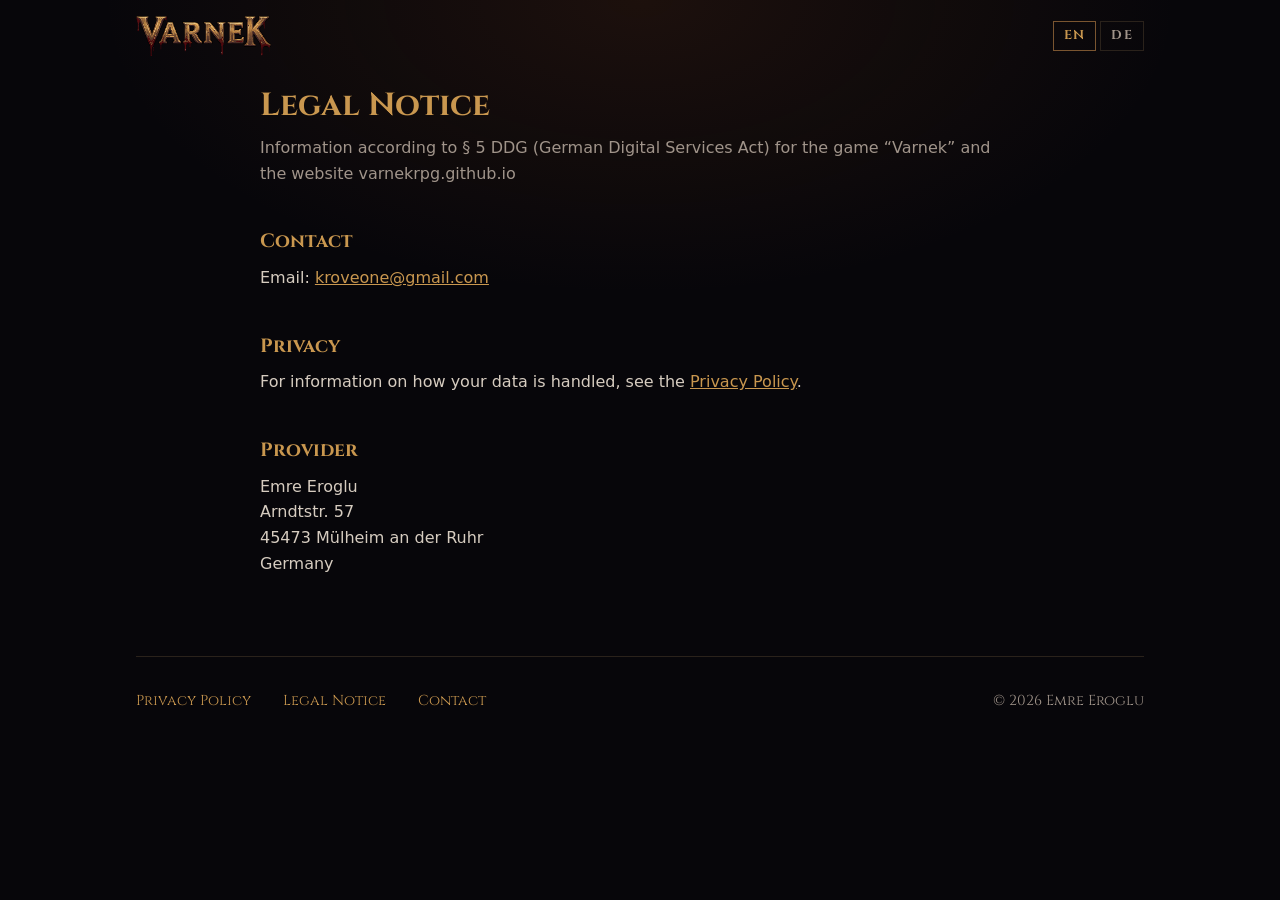
<file: impressum.html>
<!DOCTYPE html>
<html lang="en" class="lang-en">
<head>
<meta charset="utf-8">
<meta name="viewport" content="width=device-width, initial-scale=1">
<title>Legal Notice / Impressum · Varnek</title>
<script>(function(){var l=/[?&]lang=de(&|$)/.test(location.search)?'de':'en';var r=document.documentElement;r.className='js lang-'+l;r.lang=l;})();</script>
<meta name="description" content="Legal notice for the game Varnek and the website varnekrpg.github.io.">
<meta name="theme-color" content="#07060a">
<link rel="icon" type="image/png" href="favicon.png">
<link rel="apple-touch-icon" href="apple-touch-icon.png">
<link rel="stylesheet" href="style.css">
</head>
<body>
<div class="wrap">

  <nav class="topbar" aria-label="Navigation">
    <a class="home" href="./"><img src="varnek-title.png" width="1960" height="580" alt="Varnek"></a>
    <div class="langs">
      <button type="button" data-lang="en" aria-pressed="true">EN</button>
      <button type="button" data-lang="de" aria-pressed="false">DE</button>
    </div>
  </nav>

  <main class="legal">

<article class="de" lang="de">
  <h1>Impressum</h1>
  <p class="stand">Angaben gemäß § 5 DDG für das Spiel „Varnek“ und die Website varnekrpg.github.io</p>

  <h2>Kontakt</h2>
  <p>E-Mail: <a href="mailto:kroveone@gmail.com">kroveone@gmail.com</a></p>

  <h2>Datenschutz</h2>
  <p>Informationen zum Umgang mit Ihren Daten finden Sie in der <a href="datenschutz.html">Datenschutzerklärung</a>.</p>

  <h2>Anbieter</h2>
  <address>
    Emre Eroglu<br>
    Arndtstr. 57<br>
    45473 Mülheim an der Ruhr<br>
    Deutschland
  </address>
</article>

<article class="en" lang="en">
  <h1>Legal Notice</h1>
  <p class="stand">Information according to § 5 DDG (German Digital Services Act) for the game “Varnek” and the website varnekrpg.github.io</p>

  <h2>Contact</h2>
  <p>Email: <a href="mailto:kroveone@gmail.com">kroveone@gmail.com</a></p>

  <h2>Privacy</h2>
  <p>For information on how your data is handled, see the <a href="datenschutz.html">Privacy Policy</a>.</p>

  <h2>Provider</h2>
  <address>
    Emre Eroglu<br>
    Arndtstr. 57<br>
    45473 Mülheim an der Ruhr<br>
    Germany
  </address>
</article>

  </main>

  <footer>
    <a href="datenschutz.html"><span class="de">Datenschutz</span><span class="en">Privacy Policy</span></a>
    <a href="impressum.html"><span class="de">Impressum</span><span class="en">Legal Notice</span></a>
    <a href="mailto:kroveone@gmail.com"><span class="de">Kontakt</span><span class="en">Contact</span></a>
    <span class="copy">&copy; 2026 Emre Eroglu</span>
  </footer>

</div>
<script src="site.js"></script>
</body>
</html>
</file>
<file: style.css>
@font-face {
  font-family: "Cinzel";
  font-style: normal;
  font-weight: 400;
  font-display: swap;
  src: url("cinzel-400.woff2") format("woff2");
}
@font-face {
  font-family: "Cinzel";
  font-style: normal;
  font-weight: 700;
  font-display: swap;
  src: url("cinzel-700.woff2") format("woff2");
}
:root {
  --bg: #07060a;
  --panel: #120f0d;
  --line: #2a221b;
  --text: #e8dfd4;
  --body: #d6ccc0;
  --muted: #a0948a;
  --bronze: #c9974f;
  --bronze-dark: #7a5530;
  --button: #3b2a1e;
  --serif: "Cinzel", "Palatino Linotype", "Book Antiqua", Palatino, Georgia, serif;
}
* { box-sizing: border-box; }
html { background: var(--bg); }
body {
  margin: 0;
  background:
    radial-gradient(ellipse 60% 420px at 50% 0, rgba(140, 70, 25, 0.16), transparent 70%),
    var(--bg);
  color: var(--text);
  font-family: system-ui, -apple-system, "Segoe UI", Roboto, sans-serif;
  line-height: 1.6;
}
.lang-de .en, .lang-en .de { display: none !important; }
.wrap { max-width: 1040px; margin: 0 auto; padding: 0 16px; }

/* Top bar and language switch */
.topbar {
  display: flex;
  justify-content: flex-end;
  align-items: center;
  gap: 16px;
  padding-top: 16px;
  min-height: 56px;
}
.topbar .home { margin-right: auto; line-height: 0; }
.topbar .home img { height: 40px; width: auto; }
.langs { display: none; gap: 4px; }
.js .langs { display: flex; }
.langs button {
  font: inherit;
  font-family: var(--serif);
  font-weight: 700;
  font-size: 0.8rem;
  letter-spacing: 0.1em;
  padding: 4px 10px;
  color: var(--muted);
  background: transparent;
  border: 1px solid var(--line);
  cursor: pointer;
}
.langs button[aria-pressed="true"] { color: var(--bronze); border-color: var(--bronze-dark); }

/* Start page */
.hero { text-align: center; padding: 32px 0 64px; }
.hero h1 { margin: 0 0 20px; line-height: 0; }
.hero h1 img {
  width: 100%;
  max-width: 735px;
  height: auto;
  filter: drop-shadow(0 8px 24px rgba(0, 0, 0, 0.8));
}
.tagline {
  margin: 0 0 32px;
  font-family: var(--serif);
  font-size: 1.2rem;
  color: var(--muted);
}
.play {
  display: inline-block;
  padding: 14px 32px;
  font-family: var(--serif);
  font-size: 1.1rem;
  letter-spacing: 0.04em;
  color: var(--text);
  text-decoration: none;
  background: linear-gradient(#4a3526, var(--button));
  border: 2px solid var(--bronze);
  box-shadow: inset 0 0 0 2px #1b130d, 0 6px 24px rgba(0, 0, 0, 0.6);
}
.play:hover, .play:focus-visible { border-color: #e2b170; color: #fff; }
.story {
  max-width: 720px;
  margin: 0 auto 48px;
  text-align: center;
  font-family: var(--serif);
  font-size: 1.25rem;
  line-height: 1.7;
}
.story p { margin: 0; }
figure { margin: 0; }
figure { position: relative; container-type: inline-size; }
.shot { display: block; cursor: zoom-in; }
.shot img {
  display: block;
  width: 100%;
  height: auto;
  filter: drop-shadow(0 12px 28px rgba(0, 0, 0, 0.75));
}
figcaption {
  position: absolute;
  left: 7%;
  right: 7%;
  bottom: 12%;
  margin: 0;
  text-align: center;
  pointer-events: none;
  font-family: var(--serif);
  font-weight: 700;
  font-size: clamp(0.8rem, 4.2cqw, 1.9rem);
  line-height: 1.25;
  letter-spacing: 0.03em;
  color: #ecc98a;
  text-shadow: 0 2px 0 #000, 0 0 10px rgba(0, 0, 0, 0.95), 0 0 26px rgba(0, 0, 0, 0.9);
}
.wide figcaption { font-size: clamp(1rem, 3.6cqw, 2.5rem); bottom: 14%; }
.wide { margin-bottom: 72px; }
.pillars {
  display: grid;
  grid-template-columns: repeat(3, 1fr);
  gap: 32px;
  margin-bottom: 72px;
}
.pillar { border-top: 2px solid var(--bronze-dark); padding-top: 20px; }
.pillar h2 {
  margin: 0 0 8px;
  font-family: var(--serif);
  font-size: 1.25rem;
  font-weight: 700;
  color: var(--bronze);
}
.pillar p { margin: 0; color: var(--muted); }
.gallery {
  display: grid;
  grid-template-columns: repeat(2, 1fr);
  gap: 40px 24px;
  margin-bottom: 80px;
}
dialog {
  padding: 0;
  border: 1px solid var(--line);
  background: var(--bg);
  max-width: 96vw;
  max-height: 92vh;
  cursor: zoom-out;
}
dialog::backdrop { background: rgba(0, 0, 0, 0.88); }
dialog img { display: block; max-width: 96vw; max-height: 92vh; width: auto; height: auto; }

/* Legal pages */
.legal { max-width: 760px; margin: 24px auto 80px; overflow-wrap: break-word; }
.legal h1 {
  margin: 0 0 4px;
  font-family: var(--serif);
  font-size: 2rem;
  font-weight: 700;
  color: var(--bronze);
}
.legal .stand { margin: 0 0 32px; color: var(--muted); }
.legal h2 {
  margin: 40px 0 8px;
  font-family: var(--serif);
  font-size: 1.2rem;
  font-weight: 700;
  color: var(--bronze);
}
.legal h3 { margin: 24px 0 6px; font-size: 1rem; color: var(--text); }
.legal p, .legal li { color: var(--body); }
.legal p { margin: 0 0 12px; }
.legal ul { margin: 0 0 12px; padding-left: 22px; }
.legal li { margin-bottom: 4px; }
.legal a { color: var(--bronze); overflow-wrap: anywhere; }
.legal address { font-style: normal; margin: 0 0 12px; color: var(--body); }
.legal .summary {
  margin: 0 0 8px;
  padding: 16px 20px;
  background: var(--panel);
  border-left: 2px solid var(--bronze-dark);
}
.legal .summary ul { margin: 0; }
.legal .note { color: var(--muted); font-size: 0.9rem; }

/* Footer */
footer {
  border-top: 1px solid var(--line);
  padding: 32px 0 48px;
  display: flex;
  flex-wrap: wrap;
  gap: 16px 32px;
  align-items: center;
  font-family: var(--serif);
  font-size: 0.9rem;
  color: var(--muted);
}
footer a { color: var(--bronze); text-decoration: none; }
footer a:hover, footer a:focus-visible { text-decoration: underline; }
footer .copy { margin-left: auto; }

@media (max-width: 760px) {
  .hero { padding-bottom: 40px; }
  .tagline { font-size: 1.05rem; }
  .story { font-size: 1.1rem; }
  .pillars, .gallery { grid-template-columns: 1fr; }
  .wide, .pillars, .gallery { margin-bottom: 56px; }
  .legal h1 { font-size: 1.6rem; }
  .topbar .home img { height: 32px; }
  footer .copy { margin-left: 0; }
}
</file>
